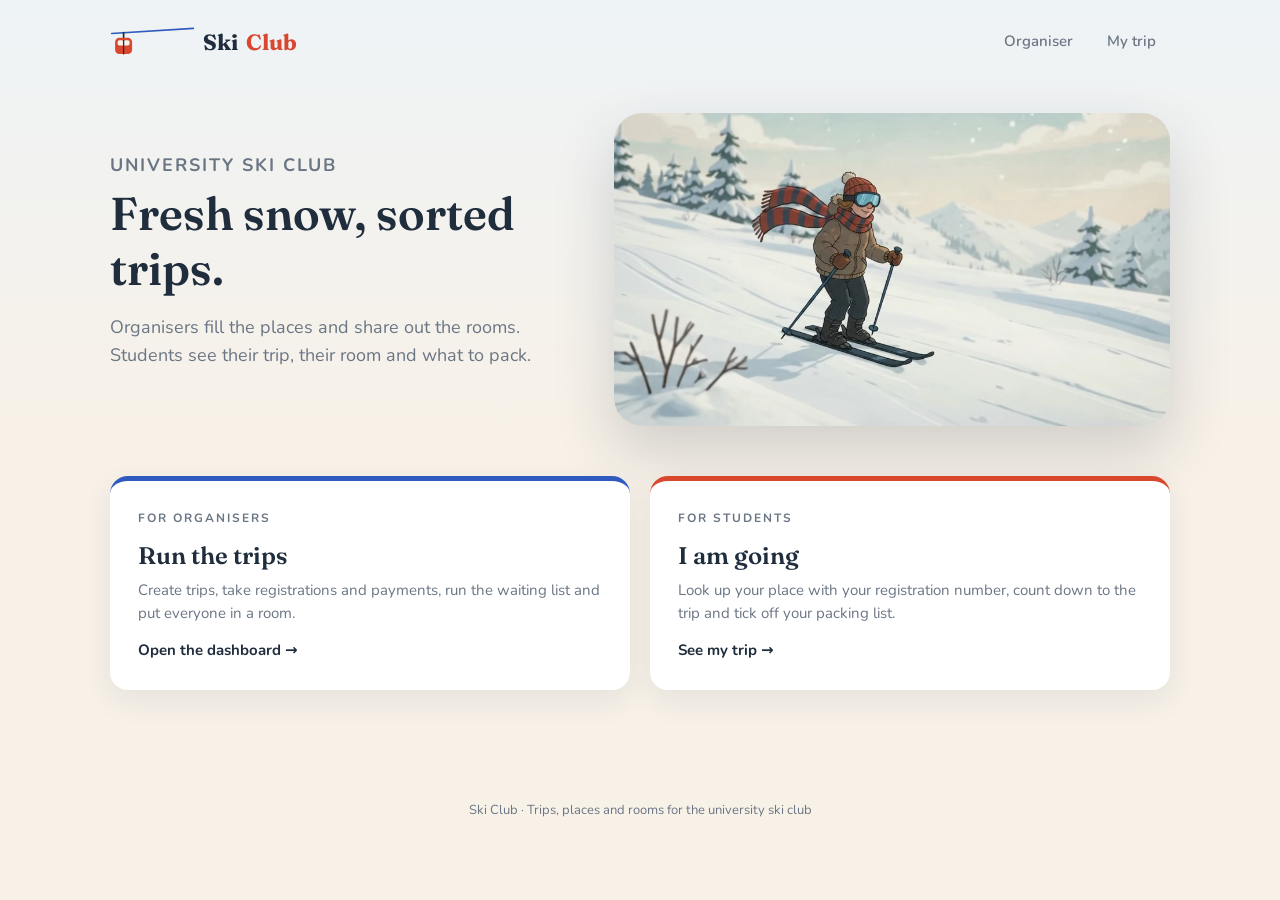
<file: ui/index.html>
<!DOCTYPE html>
<html lang="en">
<head>
    <meta charset="UTF-8">
    <meta name="viewport" content="width=device-width, initial-scale=1">
    <title>Home · Ski Club</title>
    <link rel="preconnect" href="https://fonts.googleapis.com">
    <link rel="stylesheet" href="https://fonts.googleapis.com/css2?family=Fraunces:wght@600;700&family=Nunito:wght@400;600;700&display=swap">
    <link rel="stylesheet" href="style.css">
</head>
<body>
    <header class="site-header">
        <a href="index.html" class="brand">
            <!-- A small gondola gliding slowly along a cobalt cable. -->
            <svg viewBox="0 0 100 40" aria-hidden="true" fill="none" stroke-linecap="round" stroke-linejoin="round">
                <path d="M2 10 L98 4" stroke="#2f5bbf" stroke-width="2"/>
                <g class="cabin">
                    <path d="M16 9 V15" stroke="#1f2d3d" stroke-width="2"/>
                    <rect x="6" y="15" width="20" height="19" rx="5" fill="#d9472f"/>
                    <rect x="9" y="18" width="14" height="6" rx="2" fill="#f7f1e8"/>
                    <path d="M16 18 V34" stroke="#1f2d3d" stroke-width="1.5"/>
                </g>
            </svg>
            Ski <span>Club</span></a>
        <nav>
            <a href="organiser.html">Organiser</a>
            <a href="my-trip.html">My trip</a>
        </nav>
    </header>

    <main>
        <section class="hero">
            <div>
                <p class="eyebrow">University ski club</p>
                <h1>Fresh snow, sorted trips.</h1>
                <p>Organisers fill the places and share out the rooms. Students see their trip, their room and what to pack.</p>
            </div>
            <video class="hero-video" src="skier.mp4" poster="skier.jpg"
                   autoplay muted loop playsinline aria-label="A skier gliding down a snowy slope"></video>
        </section>

        <section class="choices">
            <a href="organiser.html" class="choice">
                <p class="eyebrow">For organisers</p>
                <h2>Run the trips</h2>
                <p>Create trips, take registrations and payments, run the waiting list and put everyone in a room.</p>
                <span class="go">Open the dashboard →</span>
            </a>
            <a href="my-trip.html" class="choice going">
                <p class="eyebrow">For students</p>
                <h2>I am going</h2>
                <p>Look up your place with your registration number, count down to the trip and tick off your packing list.</p>
                <span class="go">See my trip →</span>
            </a>
        </section>
    </main>

    <footer class="footer">Ski Club · Trips, places and rooms for the university ski club</footer>

    <script src="config.js"></script>
    <script src="common.js"></script>
    
</body>
</html>
</file>
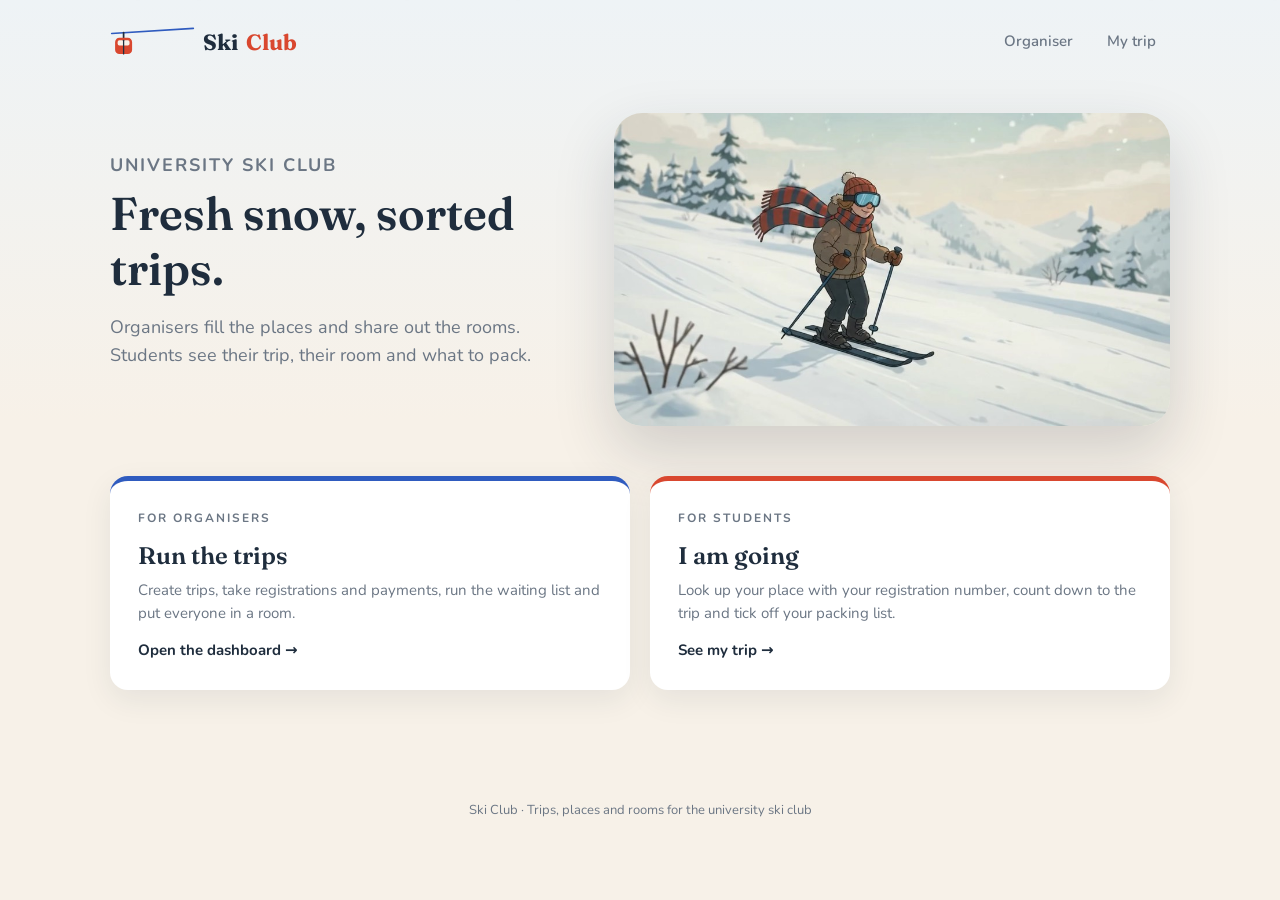
<file: services/UI/site/index.html>
<!DOCTYPE html>
<html lang="en">
<head>
    <meta charset="UTF-8">
    <meta name="viewport" content="width=device-width, initial-scale=1">
    <title>Home · Ski Club</title>
    <link rel="preconnect" href="https://fonts.googleapis.com">
    <link rel="stylesheet" href="https://fonts.googleapis.com/css2?family=Fraunces:wght@600;700&family=Nunito:wght@400;600;700&display=swap">
    <link rel="stylesheet" href="style.css">
</head>
<body>
    <header class="site-header">
        <a href="index.html" class="brand">
            <!-- A small gondola gliding slowly along a cobalt cable. -->
            <svg viewBox="0 0 100 40" aria-hidden="true" fill="none" stroke-linecap="round" stroke-linejoin="round">
                <path d="M2 10 L98 4" stroke="#2f5bbf" stroke-width="2"/>
                <g class="cabin">
                    <path d="M16 9 V15" stroke="#1f2d3d" stroke-width="2"/>
                    <rect x="6" y="15" width="20" height="19" rx="5" fill="#d9472f"/>
                    <rect x="9" y="18" width="14" height="6" rx="2" fill="#f7f1e8"/>
                    <path d="M16 18 V34" stroke="#1f2d3d" stroke-width="1.5"/>
                </g>
            </svg>
            Ski <span>Club</span></a>
        <nav>
            <a href="organiser.html">Organiser</a>
            <a href="my-trip.html">My trip</a>
        </nav>
    </header>

    <main>
        <section class="hero">
            <div>
                <p class="eyebrow">University ski club</p>
                <h1>Fresh snow, sorted trips.</h1>
                <p>Organisers fill the places and share out the rooms. Students see their trip, their room and what to pack.</p>
            </div>
            <video class="hero-video" src="skier.mp4" poster="skier.jpg"
                   autoplay muted loop playsinline aria-label="A skier gliding down a snowy slope"></video>
        </section>

        <section class="choices">
            <a href="organiser.html" class="choice">
                <p class="eyebrow">For organisers</p>
                <h2>Run the trips</h2>
                <p>Create trips, take registrations and payments, run the waiting list and put everyone in a room.</p>
                <span class="go">Open the dashboard →</span>
            </a>
            <a href="my-trip.html" class="choice going">
                <p class="eyebrow">For students</p>
                <h2>I am going</h2>
                <p>Look up your place with your registration number, count down to the trip and tick off your packing list.</p>
                <span class="go">See my trip →</span>
            </a>
        </section>
    </main>

    <footer class="footer">Ski Club · Trips, places and rooms for the university ski club</footer>

    <script src="common.js"></script>
    
</body>
</html>
</file>
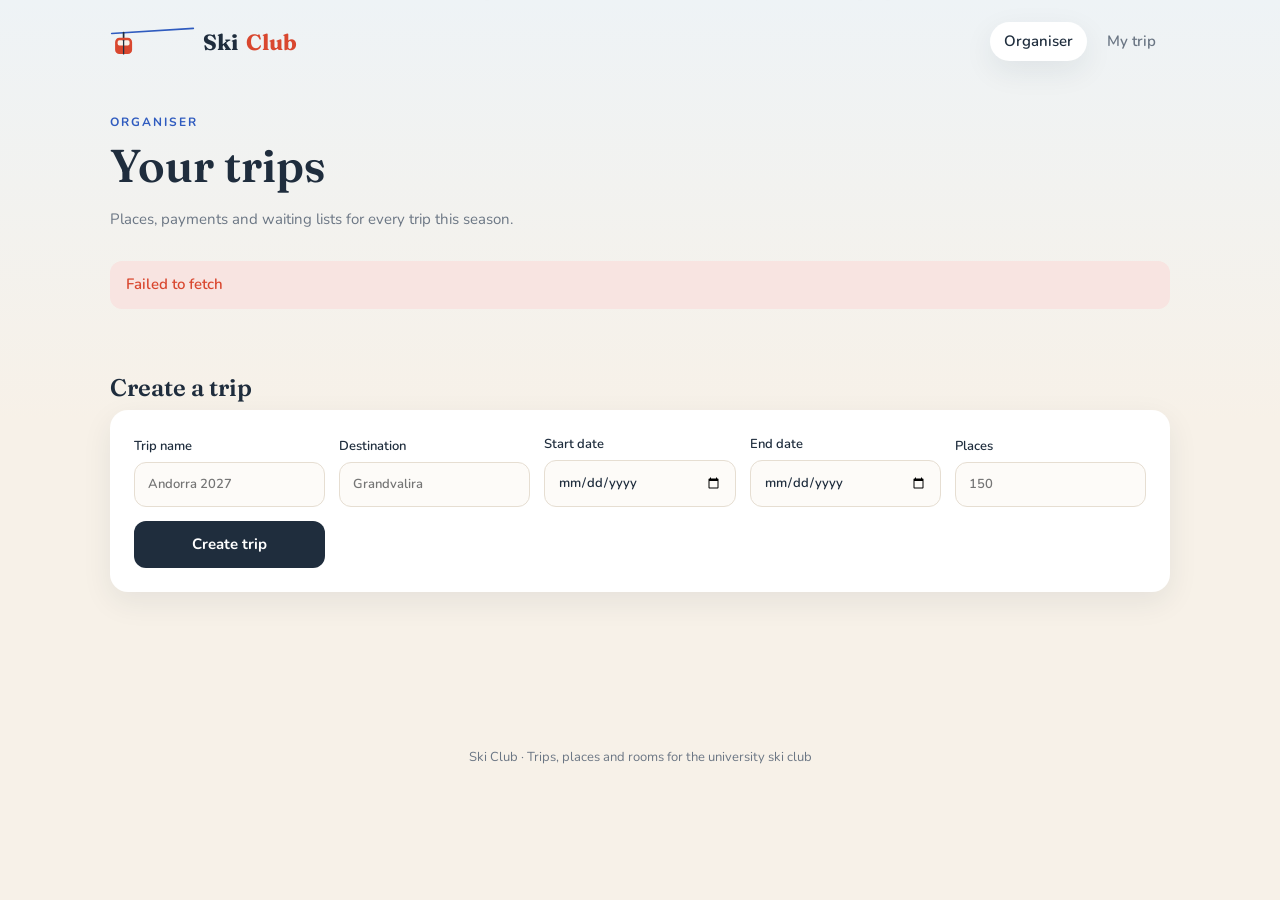
<file: ui/organiser.html>
<!DOCTYPE html>
<html lang="en">
<head>
    <meta charset="UTF-8">
    <meta name="viewport" content="width=device-width, initial-scale=1">
    <title>Organiser · Ski Club</title>
    <link rel="preconnect" href="https://fonts.googleapis.com">
    <link rel="stylesheet" href="https://fonts.googleapis.com/css2?family=Fraunces:wght@600;700&family=Nunito:wght@400;600;700&display=swap">
    <link rel="stylesheet" href="style.css">
</head>
<body>
    <header class="site-header">
        <a href="index.html" class="brand">
            <!-- A small gondola gliding slowly along a cobalt cable. -->
            <svg viewBox="0 0 100 40" aria-hidden="true" fill="none" stroke-linecap="round" stroke-linejoin="round">
                <path d="M2 10 L98 4" stroke="#2f5bbf" stroke-width="2"/>
                <g class="cabin">
                    <path d="M16 9 V15" stroke="#1f2d3d" stroke-width="2"/>
                    <rect x="6" y="15" width="20" height="19" rx="5" fill="#d9472f"/>
                    <rect x="9" y="18" width="14" height="6" rx="2" fill="#f7f1e8"/>
                    <path d="M16 18 V34" stroke="#1f2d3d" stroke-width="1.5"/>
                </g>
            </svg>
            Ski <span>Club</span></a>
        <nav>
            <a href="organiser.html" class="active">Organiser</a>
            <a href="my-trip.html">My trip</a>
        </nav>
    </header>

    <main>
        <section class="page-heading">
            <p class="eyebrow">Organiser</p>
            <h1>Your trips</h1>
            <p class="muted">Places, payments and waiting lists for every trip this season.</p>
        </section>

        <div id="message" hidden></div>

        <section class="section">
            <div class="grid" id="trips"></div>
        </section>

        <section class="section">
            <h2>Create a trip</h2>
            <div class="panel">
                <form id="create-trip">
                    <label>Trip name <input name="name" placeholder="Andorra 2027" required></label>
                    <label>Destination <input name="destination" placeholder="Grandvalira" required></label>
                    <label>Start date <input type="date" name="start_date" required></label>
                    <label>End date <input type="date" name="end_date" required></label>
                    <label>Places <input type="number" name="capacity" min="1" placeholder="150" required></label>
                    <button type="submit">Create trip</button>
                </form>
            </div>
        </section>
    </main>

    <footer class="footer">Ski Club · Trips, places and rooms for the university ski club</footer>

    <script src="config.js"></script>
    <script src="common.js"></script>
    <script src="organiser.js"></script>
</body>
</html>
</file>
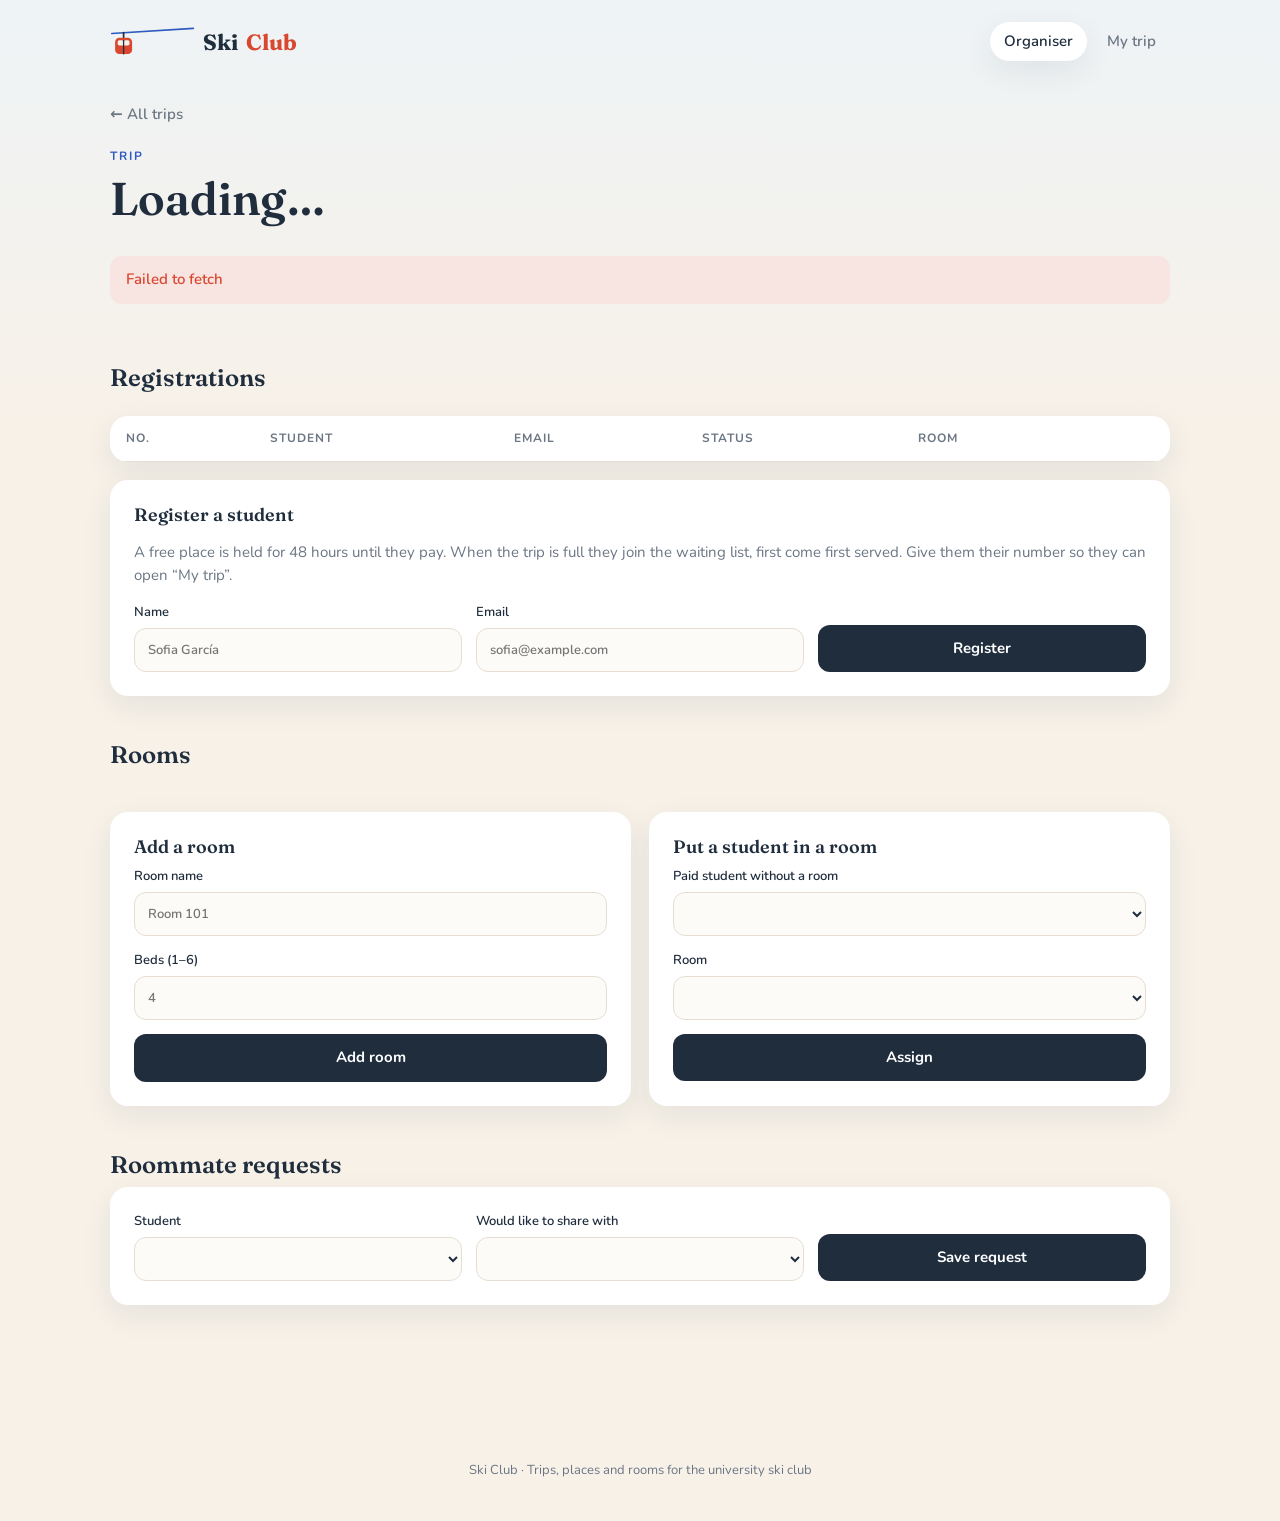
<file: ui/trip.html>
<!DOCTYPE html>
<html lang="en">
<head>
    <meta charset="UTF-8">
    <meta name="viewport" content="width=device-width, initial-scale=1">
    <title>Trip · Ski Club</title>
    <link rel="preconnect" href="https://fonts.googleapis.com">
    <link rel="stylesheet" href="https://fonts.googleapis.com/css2?family=Fraunces:wght@600;700&family=Nunito:wght@400;600;700&display=swap">
    <link rel="stylesheet" href="style.css">
</head>
<body>
    <header class="site-header">
        <a href="index.html" class="brand">
            <!-- A small gondola gliding slowly along a cobalt cable. -->
            <svg viewBox="0 0 100 40" aria-hidden="true" fill="none" stroke-linecap="round" stroke-linejoin="round">
                <path d="M2 10 L98 4" stroke="#2f5bbf" stroke-width="2"/>
                <g class="cabin">
                    <path d="M16 9 V15" stroke="#1f2d3d" stroke-width="2"/>
                    <rect x="6" y="15" width="20" height="19" rx="5" fill="#d9472f"/>
                    <rect x="9" y="18" width="14" height="6" rx="2" fill="#f7f1e8"/>
                    <path d="M16 18 V34" stroke="#1f2d3d" stroke-width="1.5"/>
                </g>
            </svg>
            Ski <span>Club</span></a>
        <nav>
            <a href="organiser.html" class="active">Organiser</a>
            <a href="my-trip.html">My trip</a>
        </nav>
    </header>

    <main>
        <a href="organiser.html" class="back-link">← All trips</a>

        <section class="page-heading">
            <p class="eyebrow">Trip</p>
            <h1 id="trip-name">Loading…</h1>
            <p class="muted" id="trip-where"></p>
        </section>

        <div id="message" hidden></div>

        <section class="stats" id="stats"></section>

        <section class="section">
            <div class="section-heading">
                <h2>Registrations</h2>
                <span class="muted" id="registration-count"></span>
            </div>
            <div class="table-wrap">
                <table>
                    <thead>
                        <tr><th>No.</th><th>Student</th><th>Email</th><th>Status</th><th>Room</th><th></th></tr>
                    </thead>
                    <tbody id="registrations"></tbody>
                </table>
            </div>
            <div class="panel">
                <h3>Register a student</h3>
                <p class="muted">A free place is held for 48 hours until they pay. When the trip is full they join the waiting list, first come first served. Give them their number so they can open “My trip”.</p>
                <form id="register">
                    <label>Name <input name="name" placeholder="Sofia García" required></label>
                    <label>Email <input type="email" name="email" placeholder="sofia@example.com" required></label>
                    <button type="submit">Register</button>
                </form>
            </div>
        </section>

        <section class="section">
            <div class="section-heading">
                <h2>Rooms</h2>
                <span class="muted" id="need-room"></span>
            </div>
            <div class="grid" id="rooms"></div>
            <div class="two-columns">
                <div class="panel">
                    <h3>Add a room</h3>
                    <form id="create-room" class="stacked">
                        <label>Room name <input name="name" placeholder="Room 101" required></label>
                        <label>Beds (1–6) <input type="number" name="capacity" min="1" max="6" placeholder="4" required></label>
                        <button type="submit">Add room</button>
                    </form>
                </div>
                <div class="panel">
                    <h3>Put a student in a room</h3>
                    <form id="assign" class="stacked">
                        <label>Paid student without a room <select name="registration_id" id="unassigned" required></select></label>
                        <label>Room <select name="room_id" id="free-rooms" required></select></label>
                        <button type="submit">Assign</button>
                    </form>
                </div>
            </div>
        </section>

        <section class="section">
            <h2>Roommate requests</h2>
            <div class="panel">
                <form id="preference">
                    <label>Student <select name="registration_id" class="confirmed-students" required></select></label>
                    <label>Would like to share with <select name="preferred_registration_id" class="confirmed-students" required></select></label>
                    <button type="submit">Save request</button>
                </form>
                <div id="preferences"></div>
            </div>
        </section>
    </main>

    <footer class="footer">Ski Club · Trips, places and rooms for the university ski club</footer>

    <script src="config.js"></script>
    <script src="common.js"></script>
    <script src="trip.js"></script>
</body>
</html>
</file>
<file: ui/style.css>
/* Colours from the skier animation and the hand-drawn winter
   illustrations the site is inspired by: warm paper, cobalt-blue ink,
   tomato-red gondolas and pine green. */
:root {
    --ink: #1f2d3d;
    --muted: #6b7684;
    --sky: #f7f1e8;
    --snow: #ffffff;
    --line: #e6ded2;
    --scarf: #d9472f;
    --goggles: #2f5bbf;
    --pine: #2f5d50;
    --amber: #b7791f;
    --shadow: 0 10px 30px rgba(31, 45, 61, 0.08);
    --radius: 18px;
}

/* Anything with the hidden attribute stays hidden, even if a class
   below gives it display: grid or flex. */
[hidden] {
    display: none !important;
}

* {
    box-sizing: border-box;
    /* Grid and flex children may shrink below their content's natural
       width, so a wide video or table never pushes the page sideways. */
    min-width: 0;
}

body {
    margin: 0;
    min-height: 100vh;
    background: linear-gradient(180deg, #eef3f6 0%, var(--sky) 420px);
    color: var(--ink);
    font-family: "Nunito", system-ui, -apple-system, "Segoe UI", sans-serif;
    font-size: 15px;
    line-height: 1.55;
}

h1, h2, h3 {
    font-family: "Fraunces", Georgia, serif;
    font-weight: 600;
    line-height: 1.2;
    margin: 0 0 8px;
}

h1 { font-size: clamp(30px, 5vw, 46px); }
h2 { font-size: 24px; }
h3 { font-size: 18px; }

a {
    color: inherit;
}

/* ---------- Header ---------- */

.site-header {
    max-width: 1100px;
    margin: 0 auto;
    padding: 22px 20px;
    display: flex;
    justify-content: space-between;
    align-items: center;
    gap: 16px;
    flex-wrap: wrap;
}

.brand {
    display: flex;
    align-items: center;
    gap: 8px;
    font-family: "Fraunces", Georgia, serif;
    font-size: 22px;
    font-weight: 700;
    text-decoration: none;
}

.brand span {
    color: var(--scarf);
}

.brand svg {
    width: 85px;
    height: 34px;
}

/* The cabin rides up the cable to the right and back down, slowly.
   The cable rises 6 units over its length, so the cabin rises with it. */
.cabin {
    animation: ride 9s ease-in-out infinite alternate;
}

@keyframes ride {
    from { transform: translate(0, 0); }
    to   { transform: translate(66px, -4px); }
}

.site-header nav {
    display: flex;
    gap: 6px;
}

.site-header nav a {
    text-decoration: none;
    padding: 8px 14px;
    border-radius: 999px;
    font-weight: 600;
    color: var(--muted);
}

.site-header nav a:hover,
.site-header nav a.active {
    background: var(--snow);
    color: var(--ink);
    box-shadow: var(--shadow);
}

main {
    max-width: 1100px;
    margin: 0 auto;
    padding: 10px 20px 80px;
}

.footer {
    text-align: center;
    color: var(--muted);
    font-size: 13px;
    padding: 30px 20px 40px;
}

/* ---------- Home page ---------- */

.hero {
    display: grid;
    grid-template-columns: 1fr 1.2fr;
    gap: 40px;
    align-items: center;
    margin: 20px 0 50px;
}

.hero p {
    font-size: 18px;
    color: var(--muted);
    max-width: 440px;
}

.hero-video {
    width: 100%;
    border-radius: 28px;
    box-shadow: 0 25px 60px rgba(31, 45, 61, 0.18);
    display: block;
}

.choices {
    display: grid;
    grid-template-columns: 1fr 1fr;
    gap: 20px;
}

.choice {
    display: block;
    text-decoration: none;
    background: var(--snow);
    border-radius: var(--radius);
    padding: 28px;
    box-shadow: var(--shadow);
    border-top: 5px solid var(--goggles);
    transition: transform 0.2s;
}

.choice.going {
    border-top-color: var(--scarf);
}

.choice:hover {
    transform: translateY(-4px);
}

.choice p {
    color: var(--muted);
    margin: 0 0 14px;
}

.choice .go {
    font-weight: 700;
}

/* ---------- Shared building blocks ---------- */

.page-heading {
    margin: 20px 0 30px;
}

.eyebrow {
    text-transform: uppercase;
    letter-spacing: 2px;
    font-size: 12px;
    font-weight: 700;
    color: var(--goggles);
    margin: 0 0 6px;
}

.muted {
    color: var(--muted);
}

.section {
    margin-bottom: 45px;
}

.section-heading {
    display: flex;
    justify-content: space-between;
    align-items: baseline;
    gap: 12px;
    flex-wrap: wrap;
    margin-bottom: 16px;
}

.panel {
    background: var(--snow);
    border-radius: var(--radius);
    padding: 24px;
    box-shadow: var(--shadow);
}

.grid {
    display: grid;
    grid-template-columns: repeat(auto-fill, minmax(260px, 1fr));
    gap: 18px;
}

.two-columns {
    display: grid;
    grid-template-columns: 1fr 1fr;
    gap: 18px;
    margin-top: 18px;
}

.empty {
    background: rgba(255, 255, 255, 0.6);
    border: 2px dashed var(--line);
    border-radius: var(--radius);
    padding: 28px;
    text-align: center;
    color: var(--muted);
}

.back-link {
    display: inline-block;
    margin-top: 10px;
    color: var(--muted);
    text-decoration: none;
    font-weight: 600;
}

/* ---------- Forms ---------- */

form {
    display: grid;
    grid-template-columns: repeat(auto-fit, minmax(180px, 1fr));
    gap: 14px;
    align-items: end;
}

form.stacked {
    grid-template-columns: 1fr;
}

label {
    display: grid;
    gap: 6px;
    font-weight: 600;
    font-size: 13px;
}

input, select {
    font: inherit;
    padding: 11px 13px;
    border: 1px solid var(--line);
    border-radius: 12px;
    background: #fdfbf8;
    color: var(--ink);
    width: 100%;
}

input:focus, select:focus {
    outline: 2px solid var(--goggles);
    border-color: transparent;
}

button {
    font: inherit;
    font-weight: 700;
    border: none;
    border-radius: 12px;
    padding: 12px 18px;
    background: var(--ink);
    color: white;
    cursor: pointer;
}

button:hover {
    background: var(--goggles);
}

button.small {
    padding: 6px 12px;
    font-size: 13px;
    border-radius: 9px;
}

button.danger {
    background: transparent;
    color: var(--scarf);
    border: 1px solid var(--scarf);
}

button.danger:hover {
    background: var(--scarf);
    color: white;
}

.message {
    padding: 12px 16px;
    border-radius: 12px;
    margin-bottom: 20px;
    font-weight: 600;
}

.message.success { background: #e3f1ec; color: var(--pine); }
.message.error   { background: #f8e4e1; color: var(--scarf); }

/* ---------- Trips and rooms ---------- */

.trip-card {
    display: block;
    text-decoration: none;
    background: var(--snow);
    border-radius: var(--radius);
    padding: 22px;
    box-shadow: var(--shadow);
    transition: transform 0.2s;
}

.trip-card:hover {
    transform: translateY(-3px);
}

.trip-card .dates {
    font-weight: 700;
    margin: 10px 0 14px;
}

.bar {
    height: 8px;
    border-radius: 99px;
    background: #efe8dd;
    overflow: hidden;
    margin-bottom: 8px;
}

.bar div {
    height: 100%;
    background: linear-gradient(90deg, var(--goggles), var(--pine));
    border-radius: 99px;
}

.stats {
    display: grid;
    grid-template-columns: repeat(auto-fit, minmax(140px, 1fr));
    gap: 14px;
    margin-bottom: 40px;
}

.stat {
    background: var(--snow);
    border-radius: 14px;
    padding: 16px 18px;
    box-shadow: var(--shadow);
}

.stat span {
    display: block;
    color: var(--muted);
    font-size: 13px;
}

.stat strong {
    font-family: "Fraunces", Georgia, serif;
    font-size: 30px;
}

.stat.highlight {
    background: var(--ink);
    color: white;
}

.stat.highlight span {
    color: rgba(255, 255, 255, 0.7);
}

/* ---------- Registrations table ---------- */

.table-wrap {
    background: var(--snow);
    border-radius: var(--radius);
    box-shadow: var(--shadow);
    overflow-x: auto;
    margin-bottom: 18px;
}

table {
    width: 100%;
    border-collapse: collapse;
}

th, td {
    padding: 13px 16px;
    text-align: left;
    border-bottom: 1px solid var(--line);
}

th {
    font-size: 12px;
    text-transform: uppercase;
    letter-spacing: 1px;
    color: var(--muted);
}

tr:last-child td {
    border-bottom: none;
}

.actions div {
    display: flex;
    gap: 6px;
    flex-wrap: wrap;
}

.pill {
    display: inline-block;
    padding: 3px 11px;
    border-radius: 99px;
    font-size: 12px;
    font-weight: 700;
    text-transform: capitalize;
    white-space: nowrap;
}

.pill.confirmed       { background: #e3f1ec; color: var(--pine); }
.pill.pending_payment { background: #fbf0dc; color: var(--amber); }
.pill.waitlisted      { background: #e5ecfa; color: var(--goggles); }
.pill.cancelled       { background: #f1eeea; color: var(--muted); }

/* ---------- My trip ---------- */

/* A smaller, quieter joke after a heading. */
.aside {
    font-size: 0.6em;
    font-weight: 400;
    color: var(--muted);
}

.countdown {
    display: flex;
    gap: 12px;
    flex-wrap: wrap;
    margin: 18px 0 6px;
}

.countdown div {
    background: var(--sky);
    border-radius: 14px;
    padding: 12px 16px;
    min-width: 82px;
    text-align: center;
}

.countdown strong {
    display: block;
    font-family: "Fraunces", Georgia, serif;
    font-size: 34px;
}

.countdown span {
    font-size: 12px;
    color: var(--muted);
    text-transform: uppercase;
    letter-spacing: 1px;
}

.checklist {
    list-style: none;
    padding: 0;
    margin: 14px 0 0;
    display: grid;
    grid-template-columns: repeat(auto-fill, minmax(220px, 1fr));
    gap: 6px 18px;
}

.checklist label {
    display: flex;
    align-items: center;
    gap: 10px;
    font-size: 15px;
    font-weight: 400;
    padding: 6px 0;
    cursor: pointer;
}

.checklist input {
    width: 18px;
    height: 18px;
    accent-color: var(--pine);
}

.checklist input:checked + span {
    text-decoration: line-through;
    color: var(--muted);
}

/* The otter mascot sits beside the lookup form and the packing list.
   If otter.png is missing the image removes itself (see onerror). */
.lookup, .packing {
    display: flex;
    gap: 24px;
    align-items: center;
}

.lookup form, .packing > div {
    flex: 1;
}

.otter {
    width: 130px;
    flex-shrink: 0;
    mix-blend-mode: multiply;  /* lets its cream background melt into the page */
}

/* The over-packed skier stands in the bottom-right corner of the list. */
.packing {
    align-items: flex-end;
}

.packer {
    width: 200px;
    flex-shrink: 0;
    /* Brighten the drawing's paper to white, then multiply so whatever
       white is left disappears into the white panel. */
    filter: brightness(1.06);
    mix-blend-mode: multiply;
}

/* ---------- Snow ---------- */

.snow {
    position: fixed;
    inset: 0;
    pointer-events: none;
    overflow: hidden;
    z-index: 10;
}

.flake {
    position: absolute;
    top: -10px;
    border-radius: 50%;
    background: white;
    /* A faint shadow keeps white flakes visible on the light background. */
    box-shadow: 0 0 5px rgba(47, 91, 191, 0.45);
    animation: fall linear infinite;
}

@keyframes fall {
    to {
        transform: translate(var(--drift), 105vh);
    }
}

/* People who ask their system for less motion get no snow and a still gondola. */
@media (prefers-reduced-motion: reduce) {
    .snow { display: none; }
    .cabin { animation: none; }
}

/* ---------- Small screens ---------- */

@media (max-width: 760px) {
    .hero, .choices, .two-columns {
        grid-template-columns: 1fr;
    }

    .lookup, .packing {
        flex-direction: column;
        align-items: stretch;
    }

    .otter {
        width: 110px;
        margin: 0 auto;
    }

    .packer {
        width: 160px;
        align-self: flex-end;
    }

    .hero {
        gap: 24px;
    }
}
</file>
<file: services/UI/site/style.css>
/* Colours from the skier animation and the hand-drawn winter
   illustrations the site is inspired by: warm paper, cobalt-blue ink,
   tomato-red gondolas and pine green. */
:root {
    --ink: #1f2d3d;
    --muted: #6b7684;
    --sky: #f7f1e8;
    --snow: #ffffff;
    --line: #e6ded2;
    --scarf: #d9472f;
    --goggles: #2f5bbf;
    --pine: #2f5d50;
    --amber: #b7791f;
    --shadow: 0 10px 30px rgba(31, 45, 61, 0.08);
    --radius: 18px;
}

/* Anything with the hidden attribute stays hidden, even if a class
   below gives it display: grid or flex. */
[hidden] {
    display: none !important;
}

* {
    box-sizing: border-box;
    /* Grid and flex children may shrink below their content's natural
       width, so a wide video or table never pushes the page sideways. */
    min-width: 0;
}

body {
    margin: 0;
    min-height: 100vh;
    background: linear-gradient(180deg, #eef3f6 0%, var(--sky) 420px);
    color: var(--ink);
    font-family: "Nunito", system-ui, -apple-system, "Segoe UI", sans-serif;
    font-size: 15px;
    line-height: 1.55;
}

h1, h2, h3 {
    font-family: "Fraunces", Georgia, serif;
    font-weight: 600;
    line-height: 1.2;
    margin: 0 0 8px;
}

h1 { font-size: clamp(30px, 5vw, 46px); }
h2 { font-size: 24px; }
h3 { font-size: 18px; }

a {
    color: inherit;
}

/* ---------- Header ---------- */

.site-header {
    max-width: 1100px;
    margin: 0 auto;
    padding: 22px 20px;
    display: flex;
    justify-content: space-between;
    align-items: center;
    gap: 16px;
    flex-wrap: wrap;
}

.brand {
    display: flex;
    align-items: center;
    gap: 8px;
    font-family: "Fraunces", Georgia, serif;
    font-size: 22px;
    font-weight: 700;
    text-decoration: none;
}

.brand span {
    color: var(--scarf);
}

.brand svg {
    width: 85px;
    height: 34px;
}

/* The cabin rides up the cable to the right and back down, slowly.
   The cable rises 6 units over its length, so the cabin rises with it. */
.cabin {
    animation: ride 9s ease-in-out infinite alternate;
}

@keyframes ride {
    from { transform: translate(0, 0); }
    to   { transform: translate(66px, -4px); }
}

.site-header nav {
    display: flex;
    gap: 6px;
}

.site-header nav a {
    text-decoration: none;
    padding: 8px 14px;
    border-radius: 999px;
    font-weight: 600;
    color: var(--muted);
}

.site-header nav a:hover,
.site-header nav a.active {
    background: var(--snow);
    color: var(--ink);
    box-shadow: var(--shadow);
}

main {
    max-width: 1100px;
    margin: 0 auto;
    padding: 10px 20px 80px;
}

.footer {
    text-align: center;
    color: var(--muted);
    font-size: 13px;
    padding: 30px 20px 40px;
}

/* ---------- Home page ---------- */

.hero {
    display: grid;
    grid-template-columns: 1fr 1.2fr;
    gap: 40px;
    align-items: center;
    margin: 20px 0 50px;
}

.hero p {
    font-size: 18px;
    color: var(--muted);
    max-width: 440px;
}

.hero-video {
    width: 100%;
    border-radius: 28px;
    box-shadow: 0 25px 60px rgba(31, 45, 61, 0.18);
    display: block;
}

.choices {
    display: grid;
    grid-template-columns: 1fr 1fr;
    gap: 20px;
}

.choice {
    display: block;
    text-decoration: none;
    background: var(--snow);
    border-radius: var(--radius);
    padding: 28px;
    box-shadow: var(--shadow);
    border-top: 5px solid var(--goggles);
    transition: transform 0.2s;
}

.choice.going {
    border-top-color: var(--scarf);
}

.choice:hover {
    transform: translateY(-4px);
}

.choice p {
    color: var(--muted);
    margin: 0 0 14px;
}

.choice .go {
    font-weight: 700;
}

/* ---------- Shared building blocks ---------- */

.page-heading {
    margin: 20px 0 30px;
}

.eyebrow {
    text-transform: uppercase;
    letter-spacing: 2px;
    font-size: 12px;
    font-weight: 700;
    color: var(--goggles);
    margin: 0 0 6px;
}

.muted {
    color: var(--muted);
}

.section {
    margin-bottom: 45px;
}

.section-heading {
    display: flex;
    justify-content: space-between;
    align-items: baseline;
    gap: 12px;
    flex-wrap: wrap;
    margin-bottom: 16px;
}

.panel {
    background: var(--snow);
    border-radius: var(--radius);
    padding: 24px;
    box-shadow: var(--shadow);
}

.grid {
    display: grid;
    grid-template-columns: repeat(auto-fill, minmax(260px, 1fr));
    gap: 18px;
}

.two-columns {
    display: grid;
    grid-template-columns: 1fr 1fr;
    gap: 18px;
    margin-top: 18px;
}

.empty {
    background: rgba(255, 255, 255, 0.6);
    border: 2px dashed var(--line);
    border-radius: var(--radius);
    padding: 28px;
    text-align: center;
    color: var(--muted);
}

.back-link {
    display: inline-block;
    margin-top: 10px;
    color: var(--muted);
    text-decoration: none;
    font-weight: 600;
}

/* ---------- Forms ---------- */

form {
    display: grid;
    grid-template-columns: repeat(auto-fit, minmax(180px, 1fr));
    gap: 14px;
    align-items: end;
}

form.stacked {
    grid-template-columns: 1fr;
}

label {
    display: grid;
    gap: 6px;
    font-weight: 600;
    font-size: 13px;
}

input, select {
    font: inherit;
    padding: 11px 13px;
    border: 1px solid var(--line);
    border-radius: 12px;
    background: #fdfbf8;
    color: var(--ink);
    width: 100%;
}

input:focus, select:focus {
    outline: 2px solid var(--goggles);
    border-color: transparent;
}

button {
    font: inherit;
    font-weight: 700;
    border: none;
    border-radius: 12px;
    padding: 12px 18px;
    background: var(--ink);
    color: white;
    cursor: pointer;
}

button:hover {
    background: var(--goggles);
}

button.small {
    padding: 6px 12px;
    font-size: 13px;
    border-radius: 9px;
}

button.danger {
    background: transparent;
    color: var(--scarf);
    border: 1px solid var(--scarf);
}

button.danger:hover {
    background: var(--scarf);
    color: white;
}

.message {
    padding: 12px 16px;
    border-radius: 12px;
    margin-bottom: 20px;
    font-weight: 600;
}

.message.success { background: #e3f1ec; color: var(--pine); }
.message.error   { background: #f8e4e1; color: var(--scarf); }

/* ---------- Trips and rooms ---------- */

.trip-card {
    display: block;
    text-decoration: none;
    background: var(--snow);
    border-radius: var(--radius);
    padding: 22px;
    box-shadow: var(--shadow);
    transition: transform 0.2s;
}

.trip-card:hover {
    transform: translateY(-3px);
}

.trip-card .dates {
    font-weight: 700;
    margin: 10px 0 14px;
}

.bar {
    height: 8px;
    border-radius: 99px;
    background: #efe8dd;
    overflow: hidden;
    margin-bottom: 8px;
}

.bar div {
    height: 100%;
    background: linear-gradient(90deg, var(--goggles), var(--pine));
    border-radius: 99px;
}

.stats {
    display: grid;
    grid-template-columns: repeat(auto-fit, minmax(140px, 1fr));
    gap: 14px;
    margin-bottom: 40px;
}

.stat {
    background: var(--snow);
    border-radius: 14px;
    padding: 16px 18px;
    box-shadow: var(--shadow);
}

.stat span {
    display: block;
    color: var(--muted);
    font-size: 13px;
}

.stat strong {
    font-family: "Fraunces", Georgia, serif;
    font-size: 30px;
}

.stat.highlight {
    background: var(--ink);
    color: white;
}

.stat.highlight span {
    color: rgba(255, 255, 255, 0.7);
}

/* ---------- Registrations table ---------- */

.table-wrap {
    background: var(--snow);
    border-radius: var(--radius);
    box-shadow: var(--shadow);
    overflow-x: auto;
    margin-bottom: 18px;
}

table {
    width: 100%;
    border-collapse: collapse;
}

th, td {
    padding: 13px 16px;
    text-align: left;
    border-bottom: 1px solid var(--line);
}

th {
    font-size: 12px;
    text-transform: uppercase;
    letter-spacing: 1px;
    color: var(--muted);
}

tr:last-child td {
    border-bottom: none;
}

.actions div {
    display: flex;
    gap: 6px;
    flex-wrap: wrap;
}

.pill {
    display: inline-block;
    padding: 3px 11px;
    border-radius: 99px;
    font-size: 12px;
    font-weight: 700;
    text-transform: capitalize;
    white-space: nowrap;
}

.pill.confirmed       { background: #e3f1ec; color: var(--pine); }
.pill.pending_payment { background: #fbf0dc; color: var(--amber); }
.pill.waitlisted      { background: #e5ecfa; color: var(--goggles); }
.pill.cancelled       { background: #f1eeea; color: var(--muted); }

/* ---------- My trip ---------- */

/* A smaller, quieter joke after a heading. */
.aside {
    font-size: 0.6em;
    font-weight: 400;
    color: var(--muted);
}

.countdown {
    display: flex;
    gap: 12px;
    flex-wrap: wrap;
    margin: 18px 0 6px;
}

.countdown div {
    background: var(--sky);
    border-radius: 14px;
    padding: 12px 16px;
    min-width: 82px;
    text-align: center;
}

.countdown strong {
    display: block;
    font-family: "Fraunces", Georgia, serif;
    font-size: 34px;
}

.countdown span {
    font-size: 12px;
    color: var(--muted);
    text-transform: uppercase;
    letter-spacing: 1px;
}

.checklist {
    list-style: none;
    padding: 0;
    margin: 14px 0 0;
    display: grid;
    grid-template-columns: repeat(auto-fill, minmax(220px, 1fr));
    gap: 6px 18px;
}

.checklist label {
    display: flex;
    align-items: center;
    gap: 10px;
    font-size: 15px;
    font-weight: 400;
    padding: 6px 0;
    cursor: pointer;
}

.checklist input {
    width: 18px;
    height: 18px;
    accent-color: var(--pine);
}

.checklist input:checked + span {
    text-decoration: line-through;
    color: var(--muted);
}

/* The otter mascot sits beside the lookup form and the packing list.
   If otter.png is missing the image removes itself (see onerror). */
.lookup, .packing {
    display: flex;
    gap: 24px;
    align-items: center;
}

.lookup form, .packing > div {
    flex: 1;
}

.otter {
    width: 130px;
    flex-shrink: 0;
    mix-blend-mode: multiply;  /* lets its cream background melt into the page */
}

/* The over-packed skier stands in the bottom-right corner of the list. */
.packing {
    align-items: flex-end;
}

.packer {
    width: 200px;
    flex-shrink: 0;
    /* Brighten the drawing's paper to white, then multiply so whatever
       white is left disappears into the white panel. */
    filter: brightness(1.06);
    mix-blend-mode: multiply;
}

/* ---------- Snow ---------- */

.snow {
    position: fixed;
    inset: 0;
    pointer-events: none;
    overflow: hidden;
    z-index: 10;
}

.flake {
    position: absolute;
    top: -10px;
    border-radius: 50%;
    background: white;
    /* A faint shadow keeps white flakes visible on the light background. */
    box-shadow: 0 0 5px rgba(47, 91, 191, 0.45);
    animation: fall linear infinite;
}

@keyframes fall {
    to {
        transform: translate(var(--drift), 105vh);
    }
}

/* People who ask their system for less motion get no snow and a still gondola. */
@media (prefers-reduced-motion: reduce) {
    .snow { display: none; }
    .cabin { animation: none; }
}

/* ---------- Small screens ---------- */

@media (max-width: 760px) {
    .hero, .choices, .two-columns {
        grid-template-columns: 1fr;
    }

    .lookup, .packing {
        flex-direction: column;
        align-items: stretch;
    }

    .otter {
        width: 110px;
        margin: 0 auto;
    }

    .packer {
        width: 160px;
        align-self: flex-end;
    }

    .hero {
        gap: 24px;
    }
}
</file>
